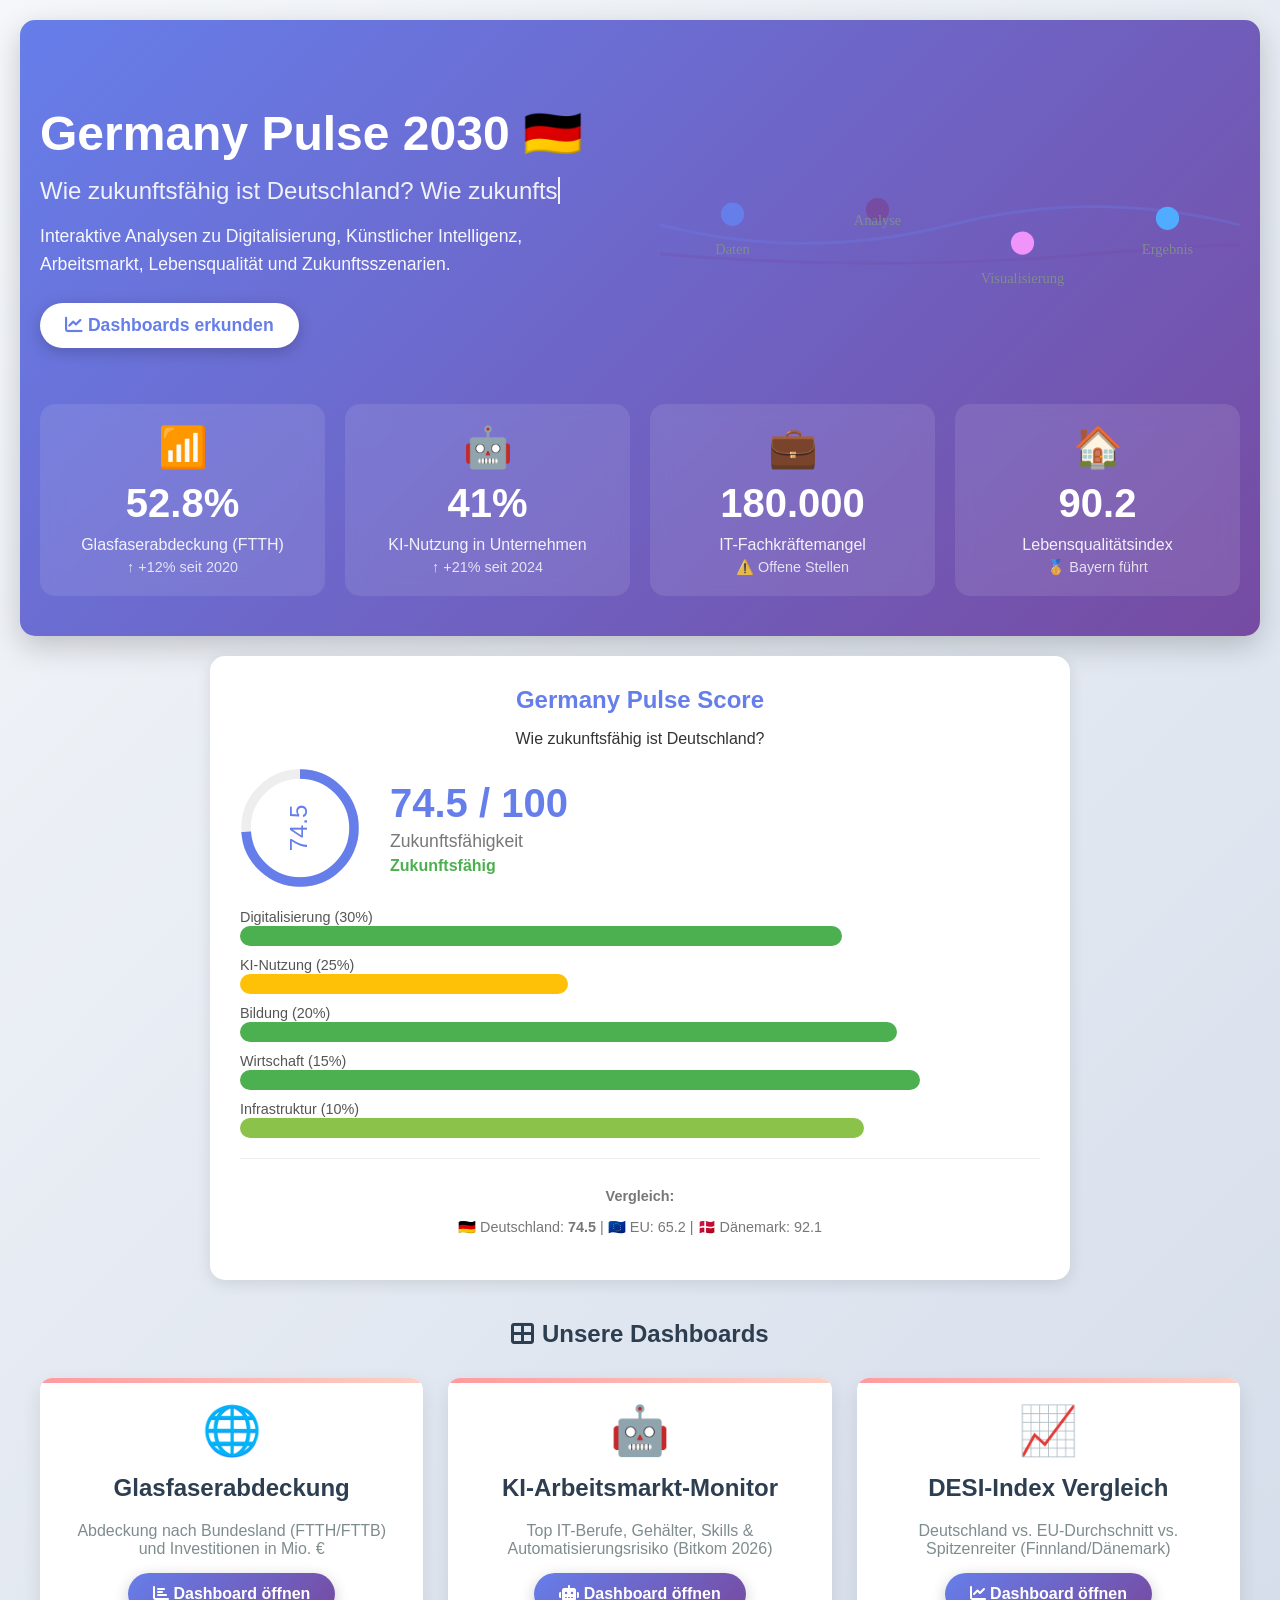
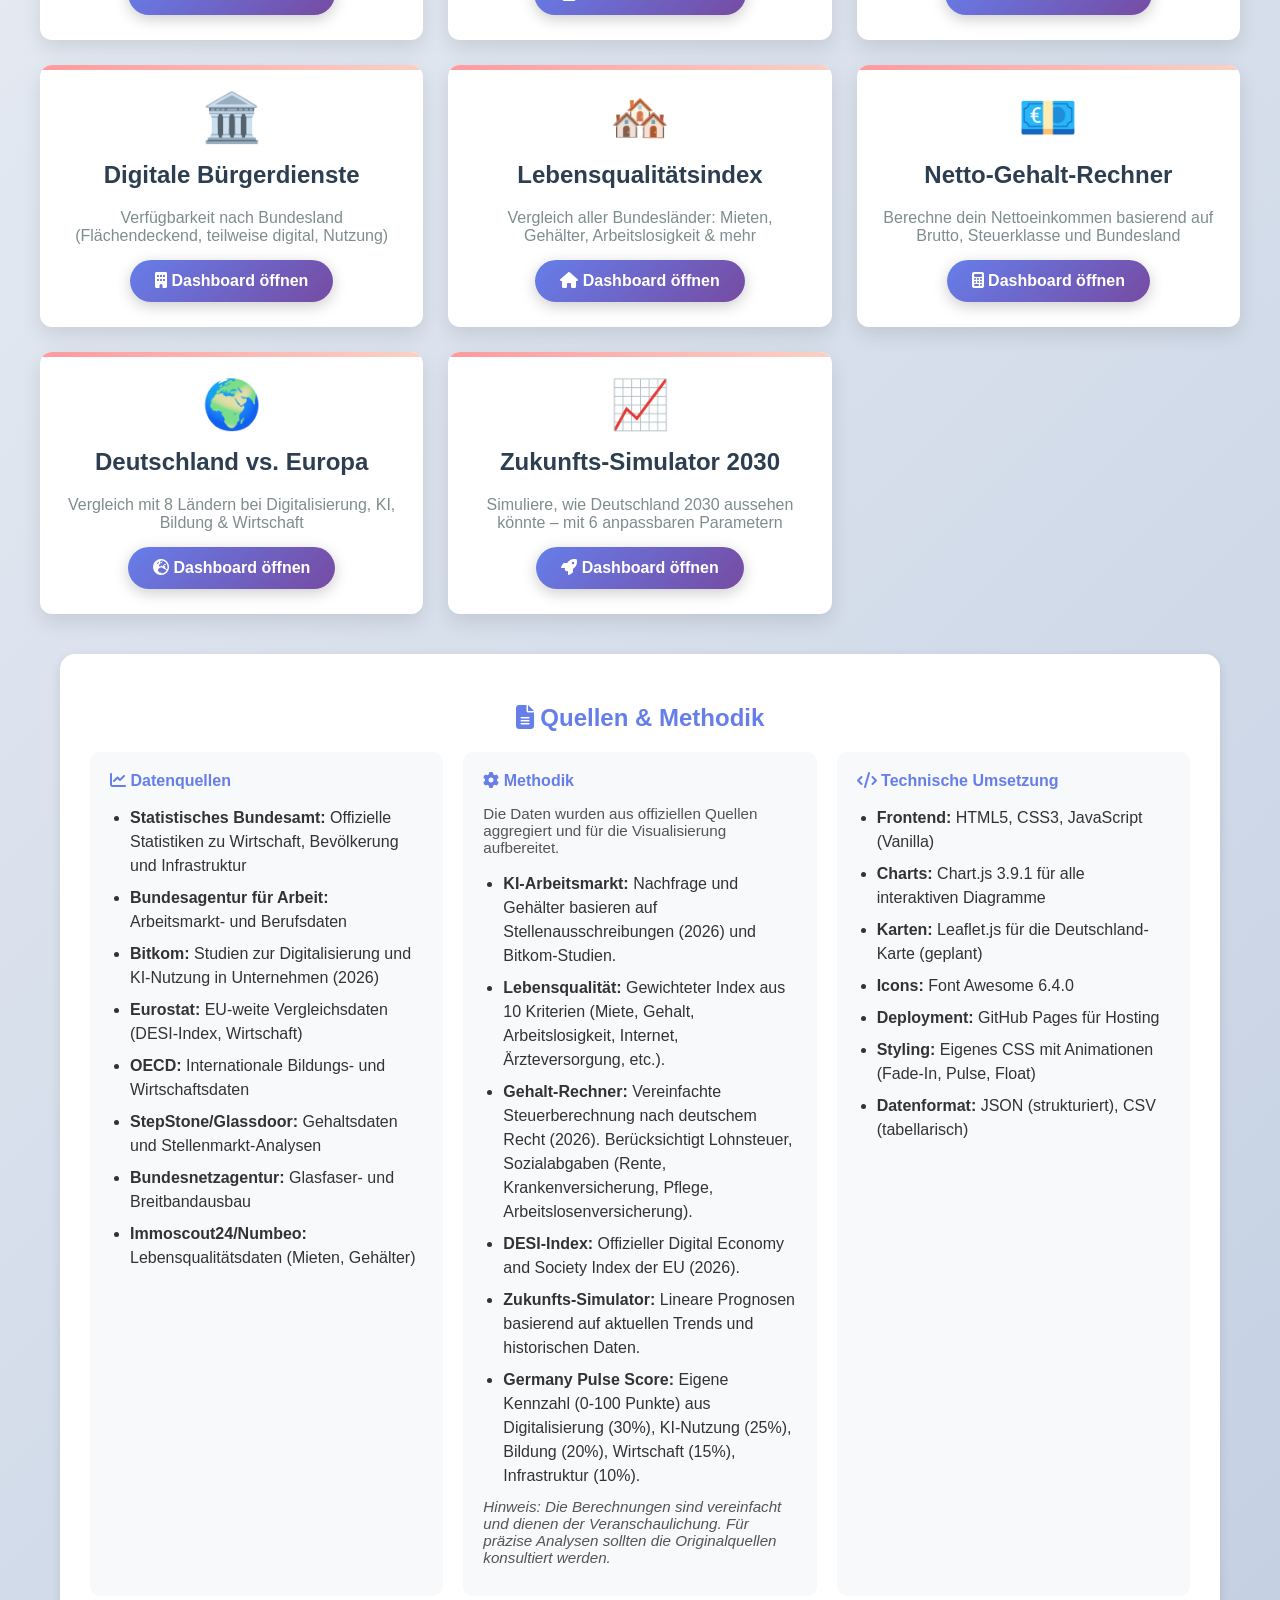
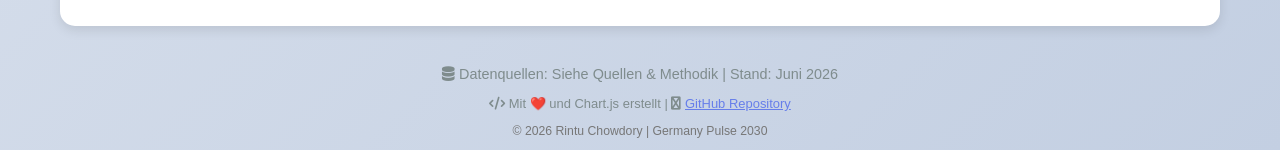
<file: index.html>
<!DOCTYPE html>
<html lang="de">
<head>
    <meta charset="UTF-8">
    <meta name="viewport" content="width=device-width, initial-scale=1.0">
    <title>Germany Pulse 2030 🇩🇪 | Wie zukunftsfähig ist Deutschland?</title>
    <link rel="stylesheet" href="dashboards/style.css">
    <link rel="stylesheet" href="https://cdnjs.cloudflare.com/ajax/libs/font-awesome/6.4.0/css/all.min.css">
    <script src="dashboards/script.js" defer></script>
</head>
<body>
    <!-- Hero Section -->
    <header class="hero">
        <div class="hero-content">
            <div class="hero-text">
                <h1>Germany Pulse 2030 🇩🇪</h1>
                <p class="hero-subtitle">
                    Wie zukunftsfähig ist Deutschland?
                    <span class="typing-text"></span>
                </p>
                <p class="hero-description">
                    Interaktive Analysen zu Digitalisierung, Künstlicher Intelligenz, Arbeitsmarkt,
                    Lebensqualität und Zukunftsszenarien.
                </p>
                <a href="#dashboards" class="cta-button">
                    <i class="fas fa-chart-line"></i> Dashboards erkunden
                </a>
            </div>
            <div class="hero-illustration">
                <object type="image/svg+xml" data="dashboards/data-flow.svg" style="width: 100%;"></object>
            </div>
        </div>
        
        <!-- Key Metrics Cards -->
        <div class="metrics-grid">
            <div class="metric-card">
                <div class="metric-icon">📶</div>
                <div class="metric-value">52.8%</div>
                <div class="metric-label">Glasfaserabdeckung (FTTH)</div>
                <div class="metric-trend">↑ +12% seit 2020</div>
            </div>
            <div class="metric-card">
                <div class="metric-icon">🤖</div>
                <div class="metric-value">41%</div>
                <div class="metric-label">KI-Nutzung in Unternehmen</div>
                <div class="metric-trend">↑ +21% seit 2024</div>
            </div>
            <div class="metric-card">
                <div class="metric-icon">💼</div>
                <div class="metric-value">180.000</div>
                <div class="metric-label">IT-Fachkräftemangel</div>
                <div class="metric-trend">⚠️ Offene Stellen</div>
            </div>
            <div class="metric-card">
                <div class="metric-icon">🏠</div>
                <div class="metric-value">90.2</div>
                <div class="metric-label">Lebensqualitätsindex</div>
                <div class="metric-trend">🥇 Bayern führt</div>
            </div>
        </div>
    </header>

    <!-- Germany Pulse Score -->
    <div class="container">
        <section class="pulse-score-card">
            <div class="pulse-score-header">
                <h2>Germany Pulse Score</h2>
                <p>Wie zukunftsfähig ist Deutschland?</p>
            </div>
            <div class="pulse-score-main">
                <div class="score-circle">
                    <svg viewBox="0 0 100 100" style="transform: rotate(-90deg);">
                        <circle cx="50" cy="50" r="45" stroke="#eee" stroke-width="8" fill="none" />
                        <circle cx="50" cy="50" r="45" stroke="#667eea" stroke-width="8" fill="none"
                                stroke-dasharray="283" stroke-dashoffset="74.5"
                                style="transition: stroke-dashoffset 1s ease-in-out;" />
                        <text x="50" y="50" text-anchor="middle" dy="0.3em" font-size="20" fill="#667eea">74.5</text>
                    </svg>
                </div>
                <div class="score-details">
                    <div class="score-value">74.5 / 100</div>
                    <div class="score-label">Zukunftsfähigkeit</div>
                    <div class="score-interpretation">Zukunftsfähig</div>
                </div>
            </div>
            <div class="pulse-score-breakdown">
                <div class="breakdown-item">
                    <span class="breakdown-label">Digitalisierung (30%)</span>
                    <div class="breakdown-bar" style="width: 75.2%; background: #4CAF50;"></div>
                </div>
                <div class="breakdown-item">
                    <span class="breakdown-label">KI-Nutzung (25%)</span>
                    <div class="breakdown-bar" style="width: 41%; background: #FFC107;"></div>
                </div>
                <div class="breakdown-item">
                    <span class="breakdown-label">Bildung (20%)</span>
                    <div class="breakdown-bar" style="width: 82.1%; background: #4CAF50;"></div>
                </div>
                <div class="breakdown-item">
                    <span class="breakdown-label">Wirtschaft (15%)</span>
                    <div class="breakdown-bar" style="width: 85%; background: #4CAF50;"></div>
                </div>
                <div class="breakdown-item">
                    <span class="breakdown-label">Infrastruktur (10%)</span>
                    <div class="breakdown-bar" style="width: 78%; background: #8BC34A;"></div>
                </div>
            </div>
            <div class="pulse-score-comparison">
                <p><strong>Vergleich:</strong></p>
                <p>🇩🇪 Deutschland: <strong>74.5</strong> | 🇪🇺 EU: 65.2 | 🇩🇰 Dänemark: 92.1</p>
            </div>
        </section>

        <!-- Dashboards Grid -->
        <section id="dashboards" style="margin-top: 40px;">
            <h2 style="text-align: center; color: #2c3e50; margin-bottom: 30px;">
                <i class="fas fa-th-large"></i> Unsere Dashboards
            </h2>
            <div class="dashboard-grid">
                <div class="dashboard-card">
                    <div class="icon">🌐</div>
                    <h2>Glasfaserabdeckung</h2>
                    <p>Abdeckung nach Bundesland (FTTH/FTTB) und Investitionen in Mio. €</p>
                    <a href="dashboards/glasfaser_karte.html">
                        <i class="fas fa-chart-bar"></i> Dashboard öffnen
                    </a>
                </div>
                
                <div class="dashboard-card">
                    <div class="icon">🤖</div>
                    <h2>KI-Arbeitsmarkt-Monitor</h2>
                    <p>Top IT-Berufe, Gehälter, Skills & Automatisierungsrisiko (Bitkom 2026)</p>
                    <a href="dashboards/ki_arbeitsmarkt.html">
                        <i class="fas fa-robot"></i> Dashboard öffnen
                    </a>
                </div>
                
                <div class="dashboard-card">
                    <div class="icon">📈</div>
                    <h2>DESI-Index Vergleich</h2>
                    <p>Deutschland vs. EU-Durchschnitt vs. Spitzenreiter (Finnland/Dänemark)</p>
                    <a href="dashboards/desi_index.html">
                        <i class="fas fa-chart-line"></i> Dashboard öffnen
                    </a>
                </div>
                
                <div class="dashboard-card">
                    <div class="icon">🏛️</div>
                    <h2>Digitale Bürgerdienste</h2>
                    <p>Verfügbarkeit nach Bundesland (Flächendeckend, teilweise digital, Nutzung)</p>
                    <a href="dashboards/digitale_buergerdienste.html">
                        <i class="fas fa-building"></i> Dashboard öffnen
                    </a>
                </div>
                
                <div class="dashboard-card">
                    <div class="icon">🏘️</div>
                    <h2>Lebensqualitätsindex</h2>
                    <p>Vergleich aller Bundesländer: Mieten, Gehälter, Arbeitslosigkeit & mehr</p>
                    <a href="dashboards/lebensqualitaet.html">
                        <i class="fas fa-home"></i> Dashboard öffnen
                    </a>
                </div>
                
                <div class="dashboard-card">
                    <div class="icon">💶</div>
                    <h2>Netto-Gehalt-Rechner</h2>
                    <p>Berechne dein Nettoeinkommen basierend auf Brutto, Steuerklasse und Bundesland</p>
                    <a href="dashboards/gehalt_rechner.html">
                        <i class="fas fa-calculator"></i> Dashboard öffnen
                    </a>
                </div>
                
                <div class="dashboard-card">
                    <div class="icon">🌍</div>
                    <h2>Deutschland vs. Europa</h2>
                    <p>Vergleich mit 8 Ländern bei Digitalisierung, KI, Bildung & Wirtschaft</p>
                    <a href="dashboards/eu_vergleich.html">
                        <i class="fas fa-globe-europe"></i> Dashboard öffnen
                    </a>
                </div>
                
                <div class="dashboard-card">
                    <div class="icon">📈</div>
                    <h2>Zukunfts-Simulator 2030</h2>
                    <p>Simuliere, wie Deutschland 2030 aussehen könnte – mit 6 anpassbaren Parametern</p>
                    <a href="dashboards/zukunfts_simulator.html">
                        <i class="fas fa-rocket"></i> Dashboard öffnen
                    </a>
                </div>
            </div>
        </section>

        <!-- Quellen & Methodik -->
        <section class="sources-section">
            <h2><i class="fas fa-file-alt"></i> Quellen & Methodik</h2>
            <div class="sources-grid">
                <div class="source-card">
                    <h4><i class="fas fa-chart-line"></i> Datenquellen</h4>
                    <ul>
                        <li><strong>Statistisches Bundesamt:</strong> Offizielle Statistiken zu Wirtschaft, Bevölkerung und Infrastruktur</li>
                        <li><strong>Bundesagentur für Arbeit:</strong> Arbeitsmarkt- und Berufsdaten</li>
                        <li><strong>Bitkom:</strong> Studien zur Digitalisierung und KI-Nutzung in Unternehmen (2026)</li>
                        <li><strong>Eurostat:</strong> EU-weite Vergleichsdaten (DESI-Index, Wirtschaft)</li>
                        <li><strong>OECD:</strong> Internationale Bildungs- und Wirtschaftsdaten</li>
                        <li><strong>StepStone/Glassdoor:</strong> Gehaltsdaten und Stellenmarkt-Analysen</li>
                        <li><strong>Bundesnetzagentur:</strong> Glasfaser- und Breitbandausbau</li>
                        <li><strong>Immoscout24/Numbeo:</strong> Lebensqualitätsdaten (Mieten, Gehälter)</li>
                    </ul>
                </div>
                <div class="source-card">
                    <h4><i class="fas fa-cog"></i> Methodik</h4>
                    <p>Die Daten wurden aus offiziellen Quellen aggregiert und für die Visualisierung aufbereitet.</p>
                    <ul>
                        <li><strong>KI-Arbeitsmarkt:</strong> Nachfrage und Gehälter basieren auf Stellenausschreibungen (2026) und Bitkom-Studien.</li>
                        <li><strong>Lebensqualität:</strong> Gewichteter Index aus 10 Kriterien (Miete, Gehalt, Arbeitslosigkeit, Internet, Ärzteversorgung, etc.).</li>
                        <li><strong>Gehalt-Rechner:</strong> Vereinfachte Steuerberechnung nach deutschem Recht (2026). Berücksichtigt Lohnsteuer, Sozialabgaben (Rente, Krankenversicherung, Pflege, Arbeitslosenversicherung).</li>
                        <li><strong>DESI-Index:</strong> Offizieller Digital Economy and Society Index der EU (2026).</li>
                        <li><strong>Zukunfts-Simulator:</strong> Lineare Prognosen basierend auf aktuellen Trends und historischen Daten.</li>
                        <li><strong>Germany Pulse Score:</strong> Eigene Kennzahl (0-100 Punkte) aus Digitalisierung (30%), KI-Nutzung (25%), Bildung (20%), Wirtschaft (15%), Infrastruktur (10%).</li>
                    </ul>
                    <p><em>Hinweis: Die Berechnungen sind vereinfacht und dienen der Veranschaulichung. Für präzise Analysen sollten die Originalquellen konsultiert werden.</em></p>
                </div>
                <div class="source-card">
                    <h4><i class="fas fa-code"></i> Technische Umsetzung</h4>
                    <ul>
                        <li><strong>Frontend:</strong> HTML5, CSS3, JavaScript (Vanilla)</li>
                        <li><strong>Charts:</strong> Chart.js 3.9.1 für alle interaktiven Diagramme</li>
                        <li><strong>Karten:</strong> Leaflet.js für die Deutschland-Karte (geplant)</li>
                        <li><strong>Icons:</strong> Font Awesome 6.4.0</li>
                        <li><strong>Deployment:</strong> GitHub Pages für Hosting</li>
                        <li><strong>Styling:</strong> Eigenes CSS mit Animationen (Fade-In, Pulse, Float)</li>
                        <li><strong>Datenformat:</strong> JSON (strukturiert), CSV (tabellarisch)</li>
                    </ul>
                </div>
            </div>
        </section>

        <footer>
            <p><i class="fas fa-database"></i> Datenquellen: Siehe Quellen & Methodik | Stand: Juni 2026</p>
            <p style="margin-top: 10px; font-size: 0.9em;">
                <i class="fas fa-code"></i> Mit ❤️ und Chart.js erstellt | 
                <i class="fas fa-github"></i> <a href="https://github.com/rintuchowdory/deutschland-digital-projekt" style="color: #667eea;">GitHub Repository</a>
            </p>
            <p style="margin-top: 10px; font-size: 0.85em; color: #777;">
                © 2026 Rintu Chowdory | Germany Pulse 2030
            </p>
        </footer>
    </div>

    <!-- Typing Animation Script -->
    <script>
        // Typing Animation für Hero-Subtitle
        const typingText = document.querySelector('.typing-text');
        const phrases = [
            " Wie zukunftsfähig ist Deutschland?",
            " Digitalisierung analysieren.",
            " KI-Potenziale entdecken.",
            " Lebensqualität vergleichen.",
            " Zukunftsszenarien simulieren."
        ];
        let phraseIndex = 0;
        let charIndex = 0;
        let isDeleting = false;
        
        function type() {
            const currentPhrase = phrases[phraseIndex];
            if (isDeleting) {
                typingText.textContent = currentPhrase.substring(0, charIndex - 1);
                charIndex--;
            } else {
                typingText.textContent = currentPhrase.substring(0, charIndex + 1);
                charIndex++;
            }
            
            if (!isDeleting && charIndex === currentPhrase.length) {
                isDeleting = true;
                setTimeout(type, 2000);
            } else if (isDeleting && charIndex === 0) {
                isDeleting = false;
                phraseIndex = (phraseIndex + 1) % phrases.length;
                setTimeout(type, 500);
            } else {
                setTimeout(type, isDeleting ? 50 : 100);
            }
        }
        
        // Typing Animation starten
        document.addEventListener('DOMContentLoaded', function() {
            setTimeout(type, 1000);
        });
    </script>
</body>
</html>
</file>
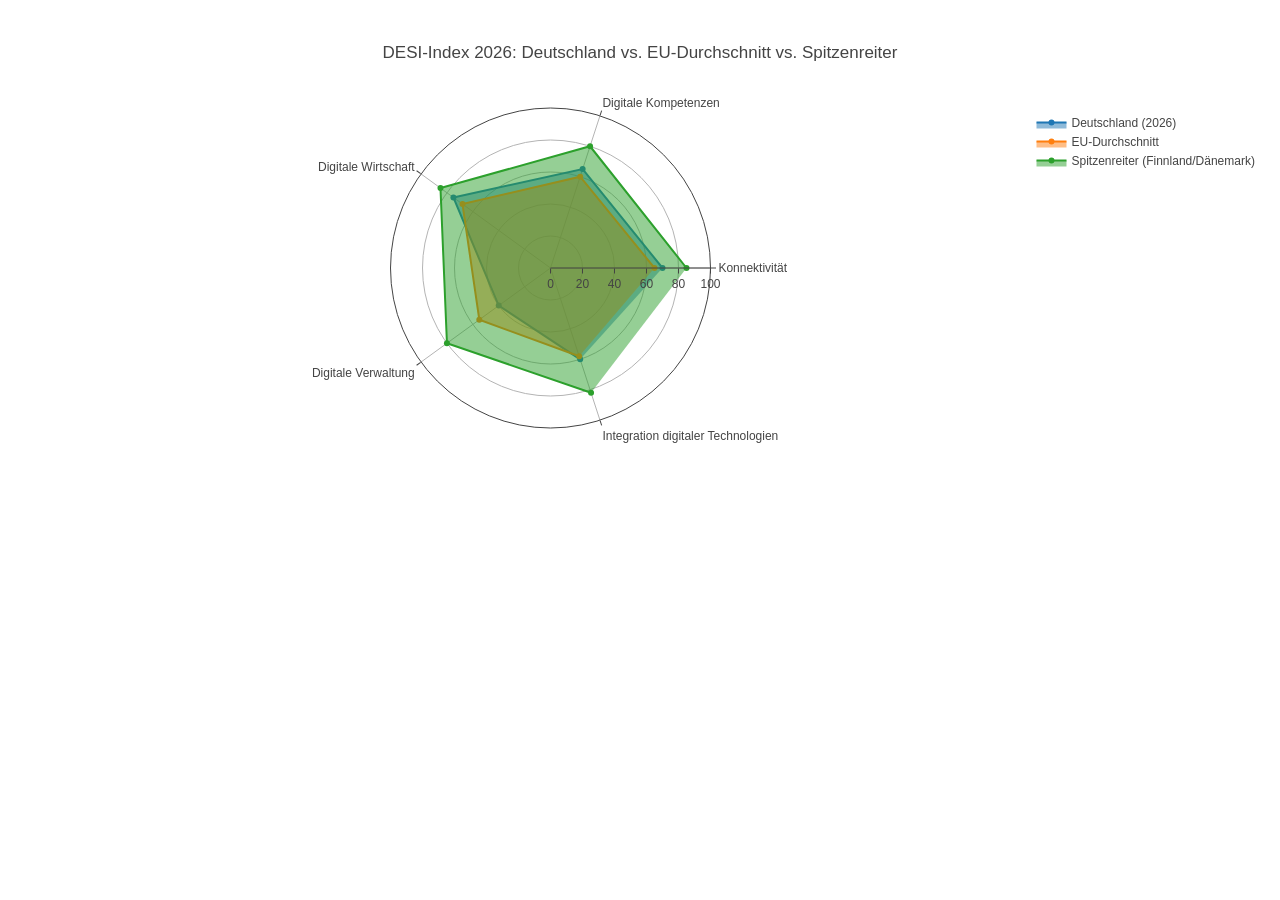
<file: dashboards/desi_index.html>
<!DOCTYPE html>
<html>
<head>
    <meta charset="utf-8">
    <title>DESI-Index 2026</title>
    <script src="https://cdn.plot.ly/plotly-latest.min.js"></script>
</head>
<body>
    <div id="desiChart" style="width:100%;height:500px;"></div>
    <script>
        var data = [
            {
                type: 'scatterpolar',
                r: [70, 65, 75, 40, 60],
                theta: ["Konnektivität", "Digitale Kompetenzen", "Digitale Wirtschaft", "Digitale Verwaltung", "Integration digitaler Technologien"],
                fill: 'toself',
                name: 'Deutschland (2026)'
            },
            {
                type: 'scatterpolar',
                r: [65, 60, 68, 55, 58],
                theta: ["Konnektivität", "Digitale Kompetenzen", "Digitale Wirtschaft", "Digitale Verwaltung", "Integration digitaler Technologien"],
                fill: 'toself',
                name: 'EU-Durchschnitt'
            },
            {
                type: 'scatterpolar',
                r: [85, 80, 85, 80, 82],
                theta: ["Konnektivität", "Digitale Kompetenzen", "Digitale Wirtschaft", "Digitale Verwaltung", "Integration digitaler Technologien"],
                fill: 'toself',
                name: 'Spitzenreiter (Finnland/Dänemark)'
            }
        ];
        var layout = {
            polar: {
                radialaxis: {
                    visible: true,
                    range: [0, 100]
                }
            },
            showlegend: true,
            title: 'DESI-Index 2026: Deutschland vs. EU-Durchschnitt vs. Spitzenreiter',
            height: 500
        };
        Plotly.newPlot('desiChart', data, layout);
    </script>
</body>
</html>
</file>
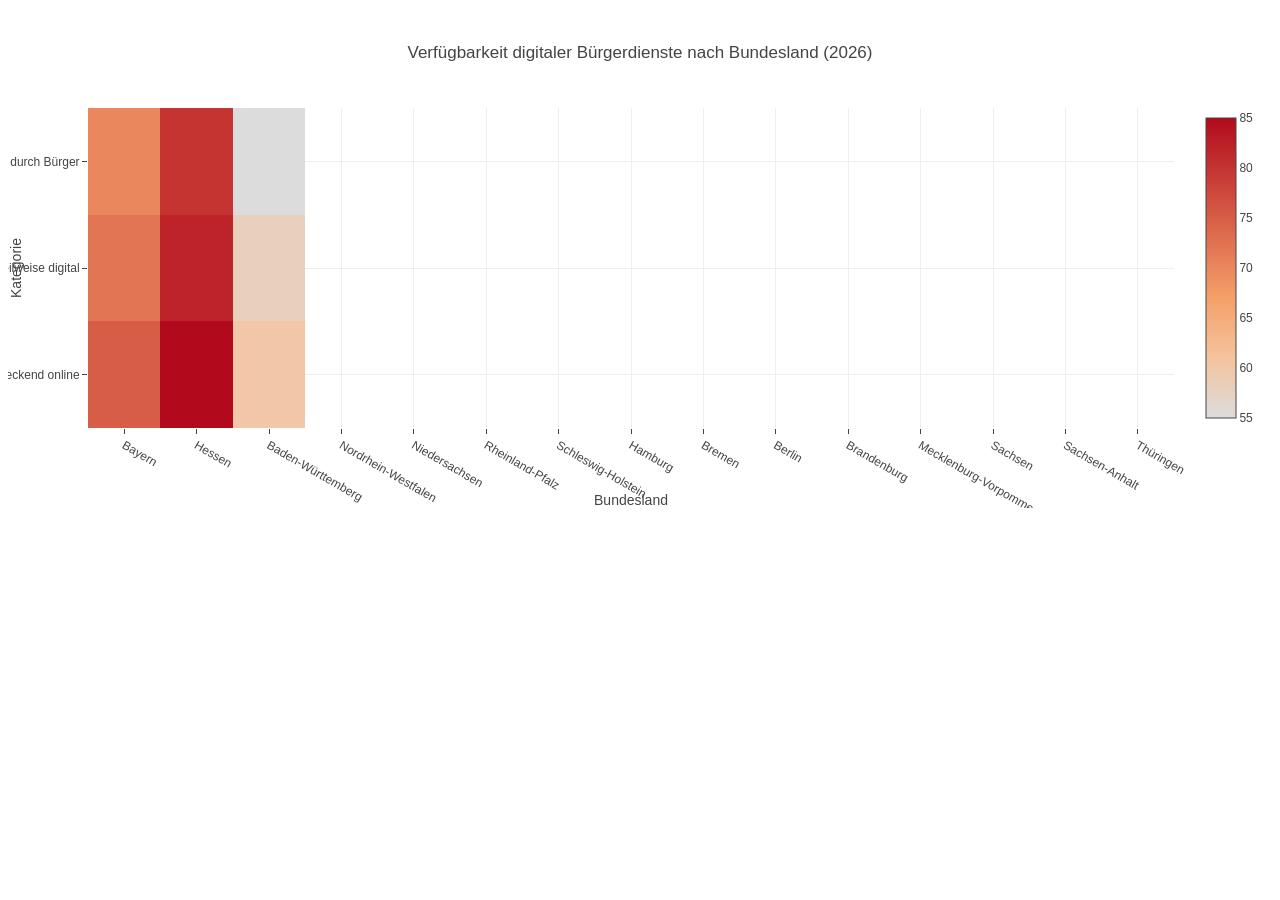
<file: dashboards/digitale_buergerdienste.html>
<!DOCTYPE html>
<html>
<head>
    <meta charset="utf-8">
    <title>Digitale Bürgerdienste 2026</title>
    <script src="https://cdn.plot.ly/plotly-latest.min.js"></script>
</head>
<body>
    <div id="buergerChart" style="width:100%;height:500px;"></div>
    <script>
        var data = [{
            z: [
                [75, 85, 60],
                [72, 82, 58],
                [70, 80, 55],
                [65, 75, 50],
                [60, 70, 45],
                [58, 68, 42],
                [55, 65, 40],
                [50, 60, 38],
                [48, 58, 35],
                [45, 55, 30],
                [40, 50, 28],
                [38, 48, 25],
                [35, 45, 22],
                [30, 40, 20],
                [28, 38, 18]
            ],
            x: ["Bayern", "Hessen", "Baden-Württemberg", "Nordrhein-Westfalen", "Niedersachsen", "Rheinland-Pfalz", "Schleswig-Holstein", "Hamburg", "Bremen", "Berlin", "Brandenburg", "Mecklenburg-Vorpommern", "Sachsen", "Sachsen-Anhalt", "Thüringen"],
            y: ["Flächendeckend online", "Teilweise digital", "Nutzung durch Bürger"],
            type: 'heatmap',
            colorscale: 'RdYlGn',
            hovertemplate: '<b>%{x}</b><br>%{y}: %{z}%<extra></extra>'
        }];
        var layout = {
            title: 'Verfügbarkeit digitaler Bürgerdienste nach Bundesland (2026)',
            xaxis: { title: 'Bundesland' },
            yaxis: { title: 'Kategorie' },
            height: 500
        };
        Plotly.newPlot('buergerChart', data, layout);
    </script>
</body>
</html>
</file>
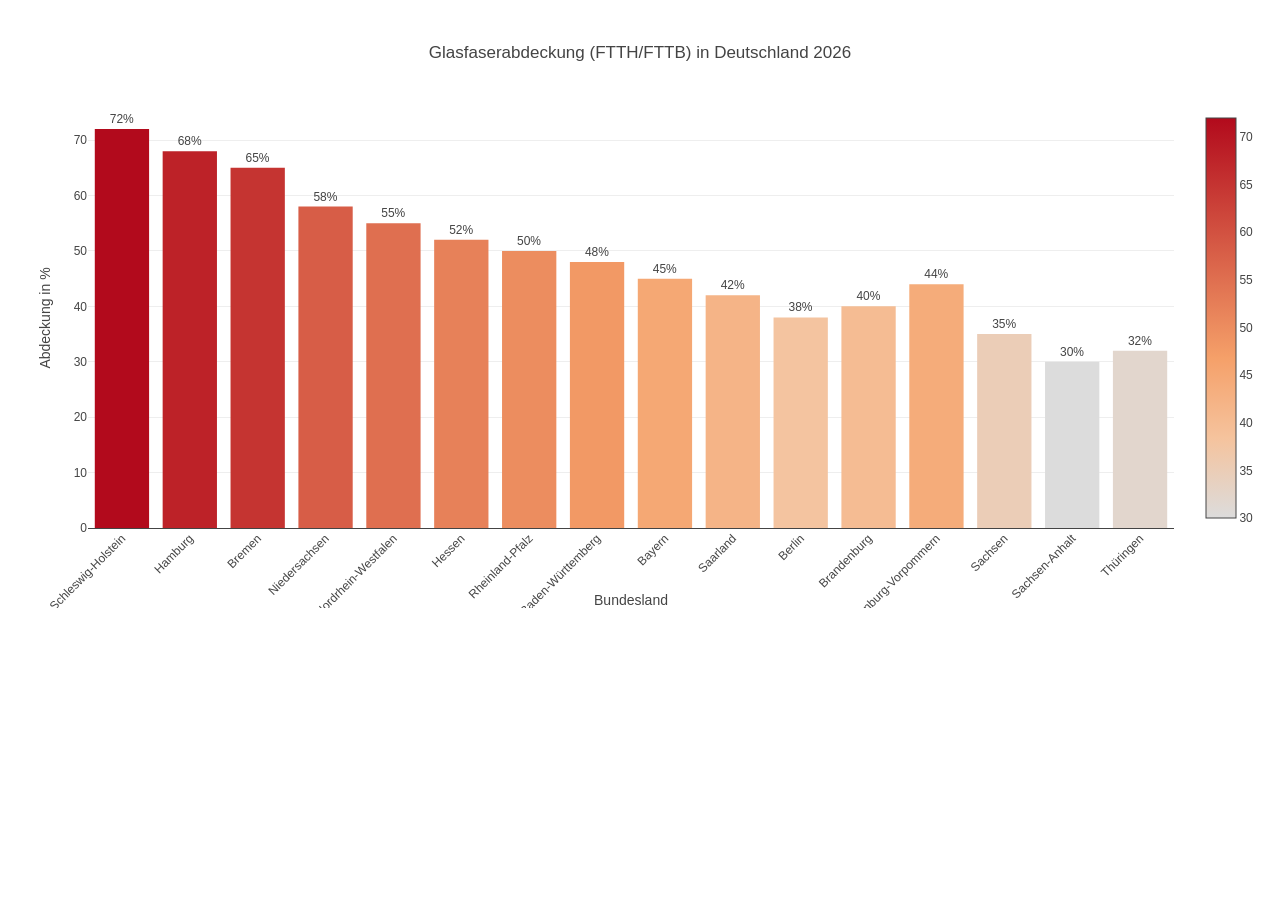
<file: dashboards/glasfaser_karte.html>
<!DOCTYPE html>
<html>
<head>
    <meta charset="utf-8">
    <title>Glasfaserabdeckung Deutschland 2026</title>
    <script src="https://cdn.plot.ly/plotly-latest.min.js"></script>
</head>
<body>
    <div id="glasfaserChart" style="width:100%;height:600px;"></div>
    <script>
        var data = [{
            x: ["Schleswig-Holstein", "Hamburg", "Bremen", "Niedersachsen", "Nordrhein-Westfalen", "Hessen", "Rheinland-Pfalz", "Baden-Württemberg", "Bayern", "Saarland", "Berlin", "Brandenburg", "Mecklenburg-Vorpommern", "Sachsen", "Sachsen-Anhalt", "Thüringen"],
            y: [72, 68, 65, 58, 55, 52, 50, 48, 45, 42, 38, 40, 44, 35, 30, 32],
            type: 'bar',
            marker: {
                color: [72, 68, 65, 58, 55, 52, 50, 48, 45, 42, 38, 40, 44, 35, 30, 32],
                colorscale: 'Plasma',
                showscale: true
            },
            text: [72, 68, 65, 58, 55, 52, 50, 48, 45, 42, 38, 40, 44, 35, 30, 32],
            texttemplate: '%{text}%',
            textposition: 'outside',
            hovertemplate: '<b>%{x}</b><br>Abdeckung 2026: %{y}%<br>Abdeckung 2025: %{customdata[0]}%<br>Investitionen: %{customdata[1]} Mio. €<extra></extra>',
            customdata: [
                [60, 55, 50, 45, 40, 38, 35, 32, 30, 28, 25, 28, 30, 22, 18, 20],
                [1200, 950, 300, 2500, 3800, 1800, 1200, 2200, 3000, 200, 1500, 800, 500, 1000, 600, 400]
            ]
        }];
        var layout = {
            title: 'Glasfaserabdeckung (FTTH/FTTB) in Deutschland 2026',
            xaxis: { title: 'Bundesland', tickangle: -45 },
            yaxis: { title: 'Abdeckung in %' },
            height: 600
        };
        Plotly.newPlot('glasfaserChart', data, layout);
    </script>
</body>
</html>
</file>
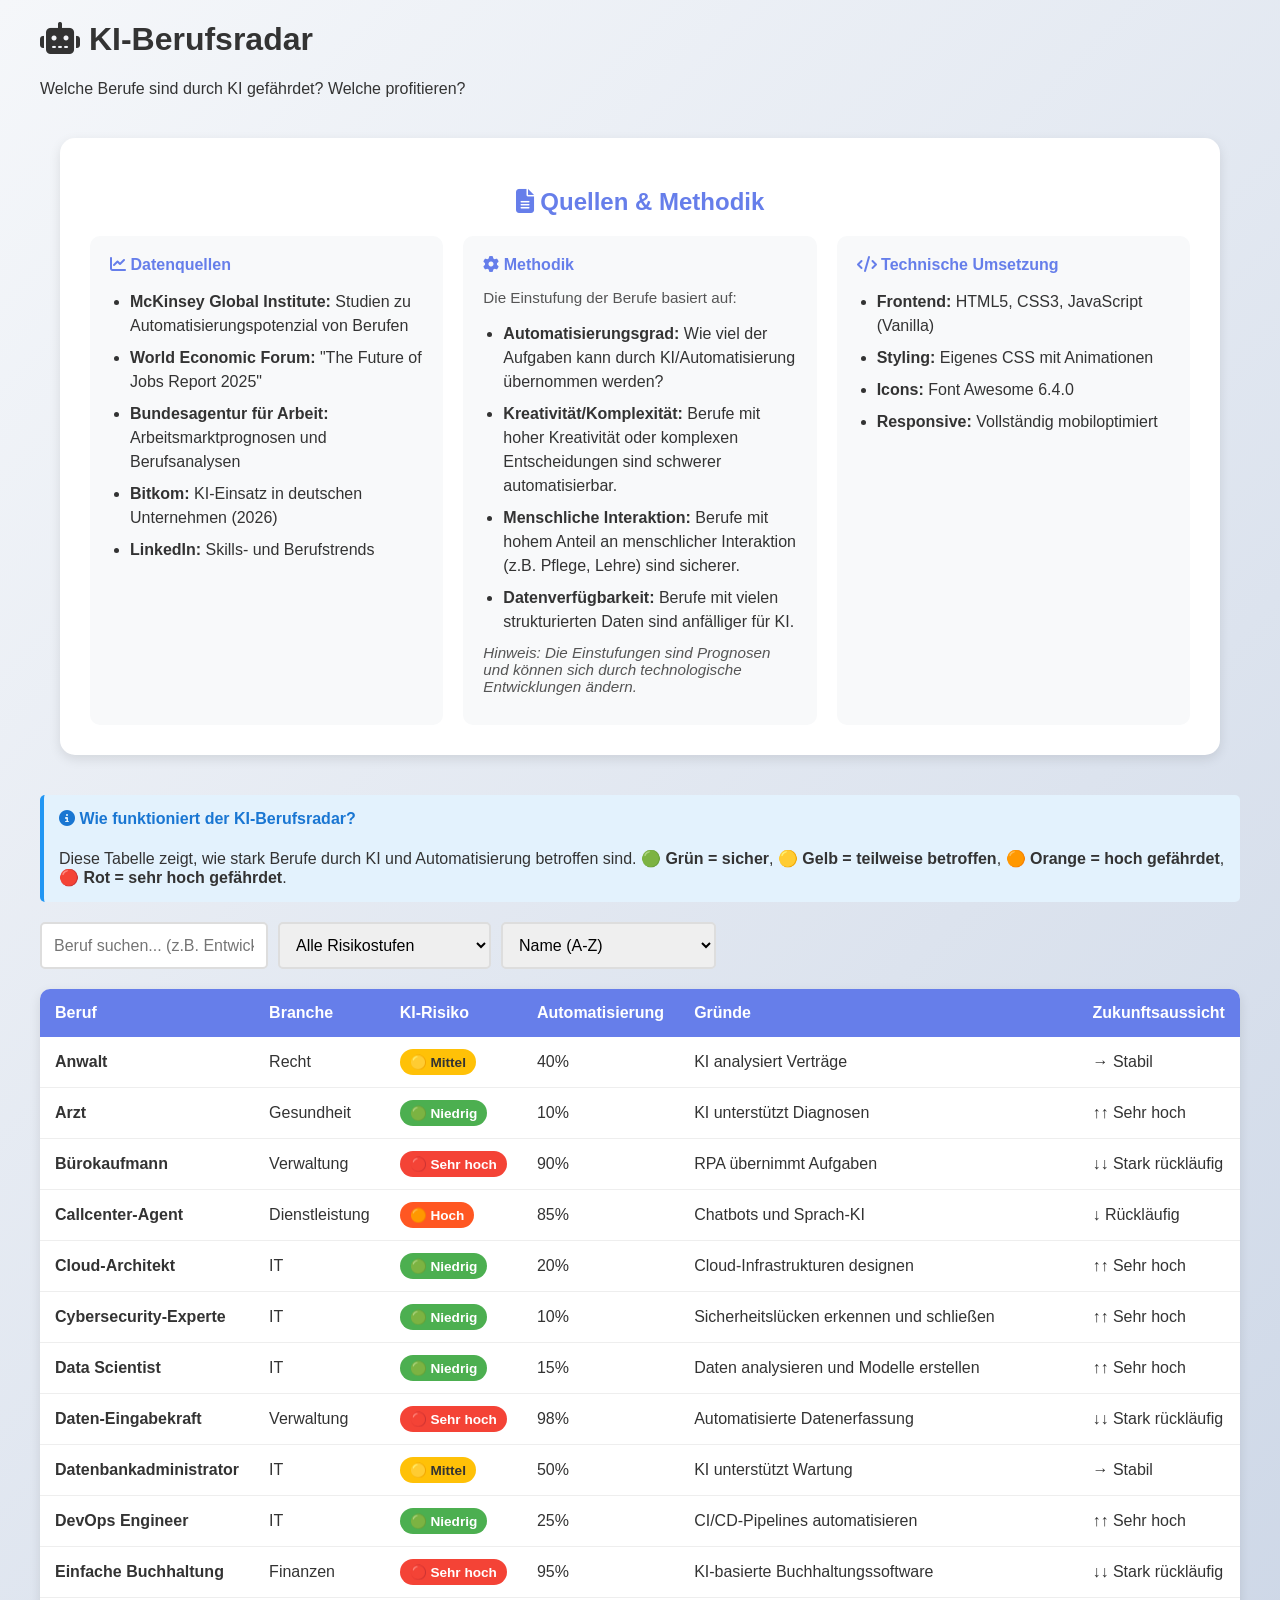
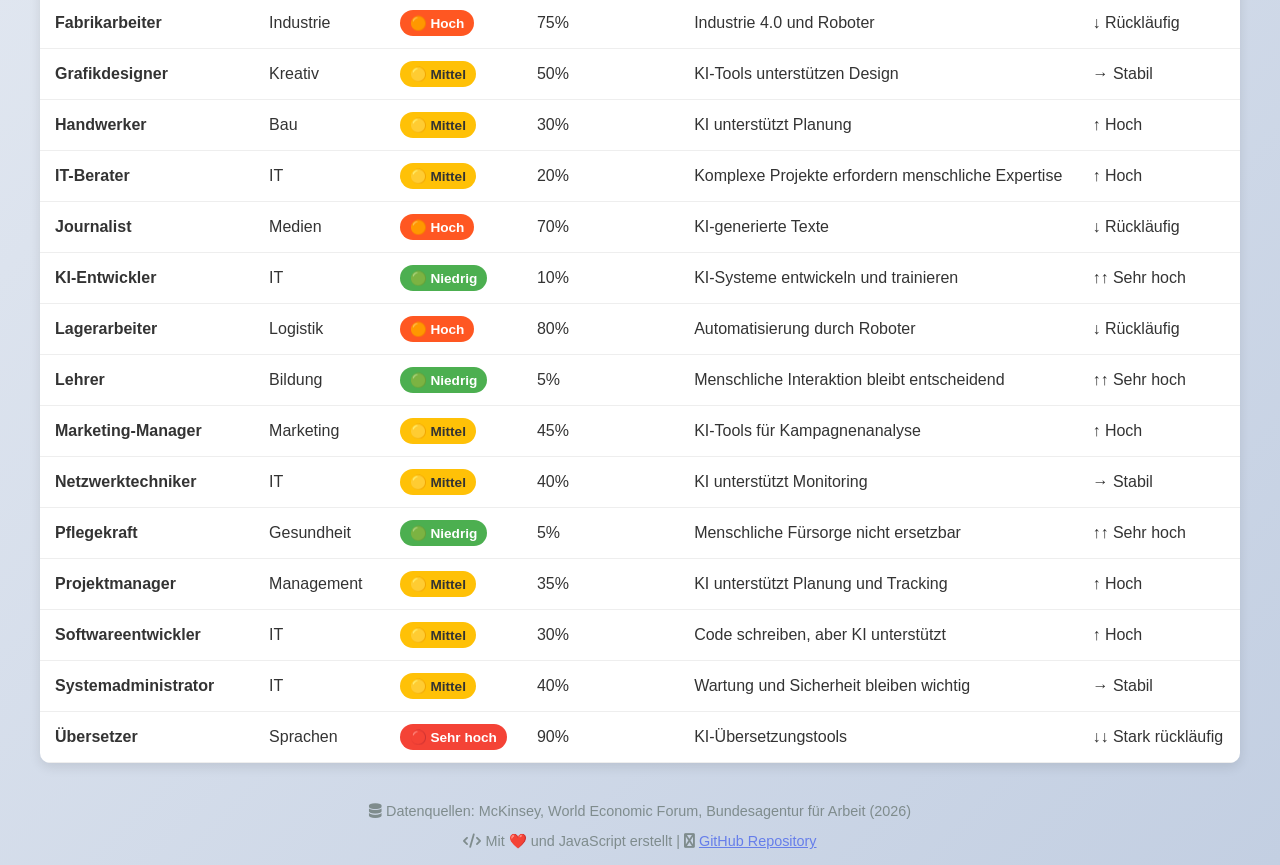
<file: dashboards/ki_berufsradar.html>
<!DOCTYPE html>
<html lang="de">
<head>
    <meta charset="UTF-8">
    <meta name="viewport" content="width=device-width, initial-scale=1.0">
    <title>🤖 KI-Berufsradar | Germany Pulse 2030</title>
    <link rel="stylesheet" href="style.css">
    <link rel="stylesheet" href="https://cdnjs.cloudflare.com/ajax/libs/font-awesome/6.4.0/css/all.min.css">
</head>
<body>
    <div class="container">
        <header>
            <h1><i class="fas fa-robot"></i> KI-Berufsradar</h1>
            <p class="subtitle">Welche Berufe sind durch KI gefährdet? Welche profitieren?</p>
        </header>

        <!-- Quellen & Methodik -->
        <section class="sources-section">
            <h2><i class="fas fa-file-alt"></i> Quellen & Methodik</h2>
            <div class="sources-grid">
                <div class="source-card">
                    <h4><i class="fas fa-chart-line"></i> Datenquellen</h4>
                    <ul>
                        <li><strong>McKinsey Global Institute:</strong> Studien zu Automatisierungspotenzial von Berufen</li>
                        <li><strong>World Economic Forum:</strong> "The Future of Jobs Report 2025"</li>
                        <li><strong>Bundesagentur für Arbeit:</strong> Arbeitsmarktprognosen und Berufsanalysen</li>
                        <li><strong>Bitkom:</strong> KI-Einsatz in deutschen Unternehmen (2026)</li>
                        <li><strong>LinkedIn:</strong> Skills- und Berufstrends</li>
                    </ul>
                </div>
                <div class="source-card">
                    <h4><i class="fas fa-cog"></i> Methodik</h4>
                    <p>Die Einstufung der Berufe basiert auf:</p>
                    <ul>
                        <li><strong>Automatisierungsgrad:</strong> Wie viel der Aufgaben kann durch KI/Automatisierung übernommen werden?</li>
                        <li><strong>Kreativität/Komplexität:</strong> Berufe mit hoher Kreativität oder komplexen Entscheidungen sind schwerer automatisierbar.</li>
                        <li><strong>Menschliche Interaktion:</strong> Berufe mit hohem Anteil an menschlicher Interaktion (z.B. Pflege, Lehre) sind sicherer.</li>
                        <li><strong>Datenverfügbarkeit:</strong> Berufe mit vielen strukturierten Daten sind anfälliger für KI.</li>
                    </ul>
                    <p><em>Hinweis: Die Einstufungen sind Prognosen und können sich durch technologische Entwicklungen ändern.</em></p>
                </div>
                <div class="source-card">
                    <h4><i class="fas fa-code"></i> Technische Umsetzung</h4>
                    <ul>
                        <li><strong>Frontend:</strong> HTML5, CSS3, JavaScript (Vanilla)</li>
                        <li><strong>Styling:</strong> Eigenes CSS mit Animationen</li>
                        <li><strong>Icons:</strong> Font Awesome 6.4.0</li>
                        <li><strong>Responsive:</strong> Vollständig mobiloptimiert</li>
                    </ul>
                </div>
            </div>
        </section>

        <div class="info-box" style="margin: 20px 0; background: #e3f2fd; border-left: 4px solid #2196F3; padding: 15px; border-radius: 5px;">
            <h4 style="margin-top: 0; color: #1976D2;"><i class="fas fa-info-circle"></i> Wie funktioniert der KI-Berufsradar?</h4>
            <p style="margin: 0;">
                Diese Tabelle zeigt, wie stark Berufe durch KI und Automatisierung betroffen sind.
                <strong>🟢 Grün = sicher</strong>, <strong>🟡 Gelb = teilweise betroffen</strong>,
                <strong>🟠 Orange = hoch gefährdet</strong>, <strong>🔴 Rot = sehr hoch gefährdet</strong>.
            </p>
        </div>

        <div class="search-container">
            <input type="text" id="searchInput" placeholder="Beruf suchen... (z.B. Entwickler, Buchhalter)">
            <select id="riskFilter">
                <option value="alle">Alle Risikostufen</option>
                <option value="niedrig">Niedriges Risiko (🟢)</option>
                <option value="mittel">Mittleres Risiko (🟡)</option>
                <option value="hoch">Hohes Risiko (🟠)</option>
                <option value="sehr hoch">Sehr hohes Risiko (🔴)</option>
            </select>
            <select id="sortBy">
                <option value="name-asc">Name (A-Z)</option>
                <option value="name-desc">Name (Z-A)</option>
                <option value="risk-asc">Risiko (niedrig → hoch)</option>
                <option value="risk-desc">Risiko (hoch → niedrig)</option>
                <option value="automation">Automatisierungsgrad</option>
            </select>
        </div>

        <table class="berufs-table">
            <thead>
                <tr>
                    <th>Beruf</th>
                    <th>Branche</th>
                    <th>KI-Risiko</th>
                    <th>Automatisierung</th>
                    <th>Gründe</th>
                    <th>Zukunftsaussicht</th>
                </tr>
            </thead>
            <tbody id="berufsTableBody">
                <!-- Wird per JavaScript gefüllt -->
            </tbody>
        </table>

        <footer>
            <p><i class="fas fa-database"></i> Datenquellen: McKinsey, World Economic Forum, Bundesagentur für Arbeit (2026)</p>
            <p style="margin-top: 10px;">
                <i class="fas fa-code"></i> Mit ❤️ und JavaScript erstellt | 
                <i class="fas fa-github"></i> <a href="https://github.com/rintuchowdory/deutschland-digital-projekt" style="color: #667eea;">GitHub Repository</a>
            </p>
        </footer>
    </div>

    <script>
        // Berufsdaten
        const berufe = [
            { name: "KI-Entwickler", branche: "IT", risk: "niedrig", automation: 10, gruende: "KI-Systeme entwickeln und trainieren", zukunft: "↑↑ Sehr hoch" },
            { name: "Data Scientist", branche: "IT", risk: "niedrig", automation: 15, gruende: "Daten analysieren und Modelle erstellen", zukunft: "↑↑ Sehr hoch" },
            { name: "Cloud-Architekt", branche: "IT", risk: "niedrig", automation: 20, gruende: "Cloud-Infrastrukturen designen", zukunft: "↑↑ Sehr hoch" },
            { name: "DevOps Engineer", branche: "IT", risk: "niedrig", automation: 25, gruende: "CI/CD-Pipelines automatisieren", zukunft: "↑↑ Sehr hoch" },
            { name: "Cybersecurity-Experte", branche: "IT", risk: "niedrig", automation: 10, gruende: "Sicherheitslücken erkennen und schließen", zukunft: "↑↑ Sehr hoch" },
            { name: "Softwareentwickler", branche: "IT", risk: "mittel", automation: 30, gruende: "Code schreiben, aber KI unterstützt", zukunft: "↑ Hoch" },
            { name: "IT-Berater", branche: "IT", risk: "mittel", automation: 20, gruende: "Komplexe Projekte erfordern menschliche Expertise", zukunft: "↑ Hoch" },
            { name: "Systemadministrator", branche: "IT", risk: "mittel", automation: 40, gruende: "Wartung und Sicherheit bleiben wichtig", zukunft: "→ Stabil" },
            { name: "Bürokaufmann", branche: "Verwaltung", risk: "sehr hoch", automation: 90, gruende: "RPA übernimmt Aufgaben", zukunft: "↓↓ Stark rückläufig" },
            { name: "Einfache Buchhaltung", branche: "Finanzen", risk: "sehr hoch", automation: 95, gruende: "KI-basierte Buchhaltungssoftware", zukunft: "↓↓ Stark rückläufig" },
            { name: "Callcenter-Agent", branche: "Dienstleistung", risk: "hoch", automation: 85, gruende: "Chatbots und Sprach-KI", zukunft: "↓ Rückläufig" },
            { name: "Daten-Eingabekraft", branche: "Verwaltung", risk: "sehr hoch", automation: 98, gruende: "Automatisierte Datenerfassung", zukunft: "↓↓ Stark rückläufig" },
            { name: "Lagerarbeiter", branche: "Logistik", risk: "hoch", automation: 80, gruende: "Automatisierung durch Roboter", zukunft: "↓ Rückläufig" },
            { name: "Fabrikarbeiter", branche: "Industrie", risk: "hoch", automation: 75, gruende: "Industrie 4.0 und Roboter", zukunft: "↓ Rückläufig" },
            { name: "Übersetzer", branche: "Sprachen", risk: "sehr hoch", automation: 90, gruende: "KI-Übersetzungstools", zukunft: "↓↓ Stark rückläufig" },
            { name: "Journalist", branche: "Medien", risk: "hoch", automation: 70, gruende: "KI-generierte Texte", zukunft: "↓ Rückläufig" },
            { name: "Grafikdesigner", branche: "Kreativ", risk: "mittel", automation: 50, gruende: "KI-Tools unterstützen Design", zukunft: "→ Stabil" },
            { name: "Lehrer", branche: "Bildung", risk: "niedrig", automation: 5, gruende: "Menschliche Interaktion bleibt entscheidend", zukunft: "↑↑ Sehr hoch" },
            { name: "Pflegekraft", branche: "Gesundheit", risk: "niedrig", automation: 5, gruende: "Menschliche Fürsorge nicht ersetzbar", zukunft: "↑↑ Sehr hoch" },
            { name: "Arzt", branche: "Gesundheit", risk: "niedrig", automation: 10, gruende: "KI unterstützt Diagnosen", zukunft: "↑↑ Sehr hoch" },
            { name: "Handwerker", branche: "Bau", risk: "mittel", automation: 30, gruende: "KI unterstützt Planung", zukunft: "↑ Hoch" },
            { name: "Anwalt", branche: "Recht", risk: "mittel", automation: 40, gruende: "KI analysiert Verträge", zukunft: "→ Stabil" },
            { name: "Projektmanager", branche: "Management", risk: "mittel", automation: 35, gruende: "KI unterstützt Planung und Tracking", zukunft: "↑ Hoch" },
            { name: "Marketing-Manager", branche: "Marketing", risk: "mittel", automation: 45, gruende: "KI-Tools für Kampagnenanalyse", zukunft: "↑ Hoch" },
            { name: "Datenbankadministrator", branche: "IT", risk: "mittel", automation: 50, gruende: "KI unterstützt Wartung", zukunft: "→ Stabil" },
            { name: "Netzwerktechniker", branche: "IT", risk: "mittel", automation: 40, gruende: "KI unterstützt Monitoring", zukunft: "→ Stabil" }
        ];

        // Risiko-Klassen
        const riskClasses = {
            "niedrig": "risk-low",
            "mittel": "risk-medium", 
            "hoch": "risk-high",
            "sehr hoch": "risk-very-high"
        };

        const riskLabels = {
            "niedrig": "🟢 Niedrig",
            "mittel": "🟡 Mittel",
            "hoch": "🟠 Hoch",
            "sehr hoch": "🔴 Sehr hoch"
        };

        const riskColors = {
            "niedrig": "#4CAF50",
            "mittel": "#FFC107",
            "hoch": "#FF5722",
            "sehr hoch": "#F44336"
        };

        // Tabelle füllen
        function renderTable(data) {
            const tbody = document.getElementById('berufsTableBody');
            tbody.innerHTML = '';

            data.forEach(beruf => {
                const row = document.createElement('tr');

                // Highlight bei Suchtreffer
                const searchTerm = document.getElementById('searchInput').value.toLowerCase();
                if (searchTerm && (
                    beruf.name.toLowerCase().includes(searchTerm) ||
                    beruf.branche.toLowerCase().includes(searchTerm) ||
                    beruf.gruende.toLowerCase().includes(searchTerm)
                )) {
                    row.classList.add('highlight');
                }

                row.innerHTML = `
                    <td><strong>${beruf.name}</strong></td>
                    <td>${beruf.branche}</td>
                    <td><span class="risk-badge ${riskClasses[beruf.risk]}" style="background-color: ${riskColors[beruf.risk]};">${riskLabels[beruf.risk]}</span></td>
                    <td>${beruf.automation}%</td>
                    <td>${beruf.gruende}</td>
                    <td>${beruf.zukunft}</td>
                `;
                tbody.appendChild(row);
            });
        }

        // Filter und Sortierung
        function filterAndSort() {
            const searchTerm = document.getElementById('searchInput').value.toLowerCase();
            const riskFilter = document.getElementById('riskFilter').value;
            const sortBy = document.getElementById('sortBy').value;

            let filtered = berufe.filter(beruf => {
                // Suche
                const matchesSearch = !searchTerm ||
                    beruf.name.toLowerCase().includes(searchTerm) ||
                    beruf.branche.toLowerCase().includes(searchTerm) ||
                    beruf.gruende.toLowerCase().includes(searchTerm);

                // Risiko-Filter
                const matchesRisk = riskFilter === 'alle' || beruf.risk === riskFilter;

                return matchesSearch && matchesRisk;
            });

            // Sortierung
            if (sortBy === 'name-asc') {
                filtered.sort((a, b) => a.name.localeCompare(b.name));
            } else if (sortBy === 'name-desc') {
                filtered.sort((a, b) => b.name.localeCompare(a.name));
            } else if (sortBy === 'risk-asc') {
                const riskOrder = { "niedrig": 1, "mittel": 2, "hoch": 3, "sehr hoch": 4 };
                filtered.sort((a, b) => riskOrder[a.risk] - riskOrder[b.risk]);
            } else if (sortBy === 'risk-desc') {
                const riskOrder = { "niedrig": 1, "mittel": 2, "hoch": 3, "sehr hoch": 4 };
                filtered.sort((a, b) => riskOrder[b.risk] - riskOrder[a.risk]);
            } else if (sortBy === 'automation') {
                filtered.sort((a, b) => b.automation - a.automation);
            }

            renderTable(filtered);
        }

        // Event Listener
        document.getElementById('searchInput').addEventListener('input', filterAndSort);
        document.getElementById('riskFilter').addEventListener('change', filterAndSort);
        document.getElementById('sortBy').addEventListener('change', filterAndSort);

        // Initial rendern
        filterAndSort();
    </script>
</body>
</html>
</file>
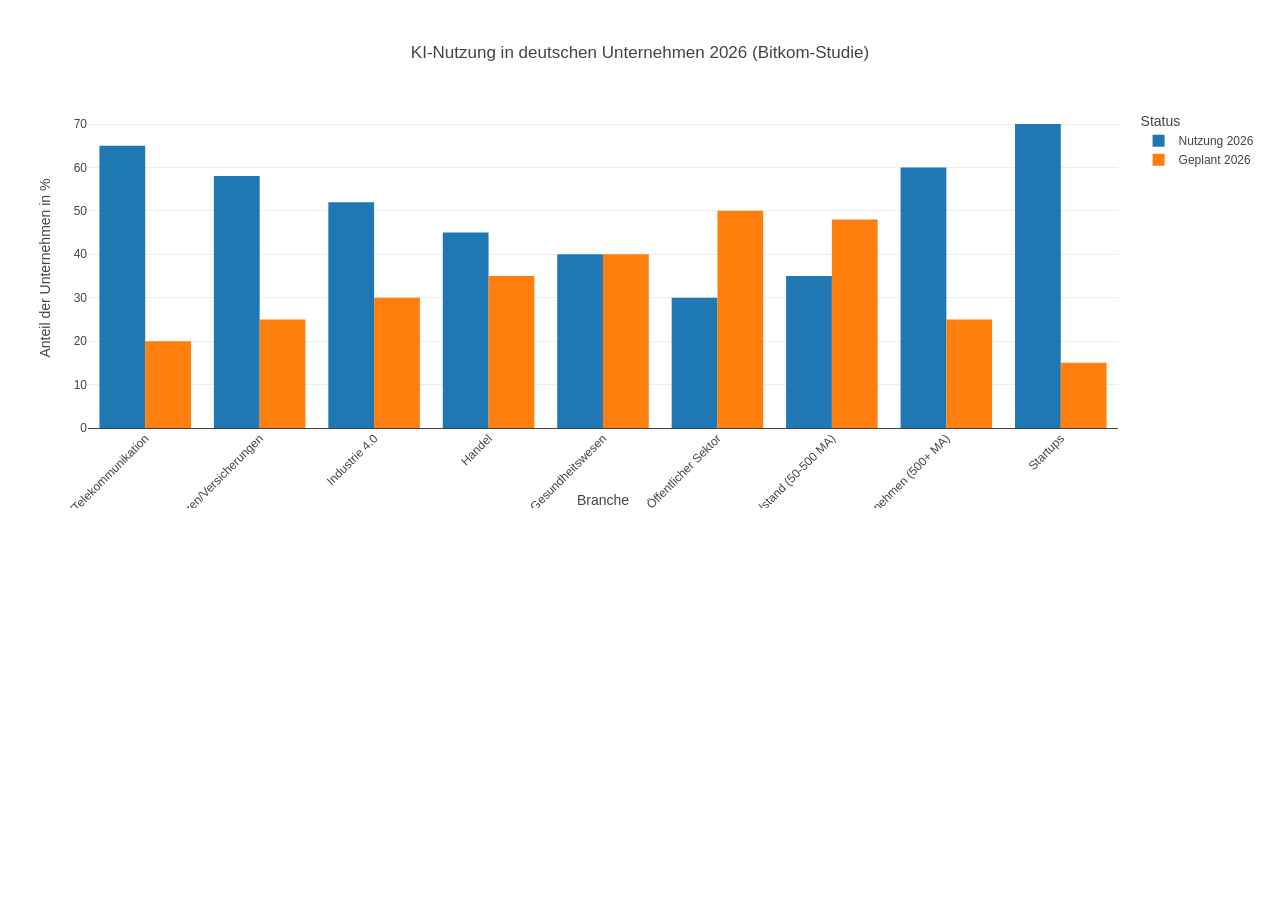
<file: dashboards/ki_nutzung.html>
<!DOCTYPE html>
<html>
<head>
    <meta charset="utf-8">
    <title>KI-Nutzung in Unternehmen 2026</title>
    <script src="https://cdn.plot.ly/plotly-latest.min.js"></script>
</head>
<body>
    <div id="kiChart" style="width:100%;height:500px;"></div>
    <script>
        var data = [
            {
                x: ["IT/Telekommunikation", "Finanzen/Versicherungen", "Industrie 4.0", "Handel", "Gesundheitswesen", "Öffentlicher Sektor", "Mittelstand (50-500 MA)", "Großunternehmen (500+ MA)", "Startups"],
                y: [65, 58, 52, 45, 40, 30, 35, 60, 70],
                name: 'Nutzung 2026',
                type: 'bar',
                marker: { color: '#1f77b4' },
                hovertemplate: '<b>%{x}</b><br>Nutzung: %{y}%<br>Anwendung: %{customdata}<extra></extra>',
                customdata: [
                    "Chatbots, Code-Generierung",
                    "Betrugserkennung, Risikoanalyse",
                    "Predictive Maintenance, Qualitätskontrolle",
                    "Personalisierung, Lagerverwaltung",
                    "Diagnoseunterstützung, Patientenmanagement",
                    "Dokumentenanalyse, Bürgerdienste",
                    "Prozessautomatisierung, Kundenservice",
                    "Skalierung, Datenanalyse",
                    "Produktentwicklung, MVP-Tests"
                ]
            },
            {
                x: ["IT/Telekommunikation", "Finanzen/Versicherungen", "Industrie 4.0", "Handel", "Gesundheitswesen", "Öffentlicher Sektor", "Mittelstand (50-500 MA)", "Großunternehmen (500+ MA)", "Startups"],
                y: [20, 25, 30, 35, 40, 50, 48, 25, 15],
                name: 'Geplant 2026',
                type: 'bar',
                marker: { color: '#ff7f0e' },
                hovertemplate: '<b>%{x}</b><br>Geplant: %{y}%<extra></extra>'
            }
        ];
        var layout = {
            title: 'KI-Nutzung in deutschen Unternehmen 2026 (Bitkom-Studie)',
            xaxis: { title: 'Branche', tickangle: -45 },
            yaxis: { title: 'Anteil der Unternehmen in %' },
            barmode: 'group',
            height: 500,
            legend: { title: { text: 'Status' } }
        };
        Plotly.newPlot('kiChart', data, layout);
    </script>
</body>
</html>
</file>
<file: dashboards/style.css>
/* ============================================
   Germany Pulse 2030 - Global Styles
   ============================================ */

/* Animations */
@keyframes fadeIn {
    from { opacity: 0; transform: translateY(20px); }
    to { opacity: 1; transform: translateY(0); }
}

@keyframes fadeInUp {
    from { opacity: 0; transform: translateY(20px); }
    to { opacity: 1; transform: translateY(0); }
}

@keyframes fadeInDown {
    from { opacity: 0; transform: translateY(-20px); }
    to { opacity: 1; transform: translateY(0); }
}

@keyframes pulse {
    0% { transform: scale(1); }
    50% { transform: scale(1.05); }
    100% { transform: scale(1); }
}

@keyframes float {
    0% { transform: translateY(0px); }
    50% { transform: translateY(-10px); }
    100% { transform: translateY(0px); }
}

@keyframes blink {
    0%, 100% { border-color: transparent; }
    50% { border-color: white; }
}

@keyframes spin {
    0% { transform: rotate(0deg); }
    100% { transform: rotate(360deg); }
}

/* ============================================
   Chart.js Fixes - Prevents "Canvas exceeds max size"
   ============================================ */
.chart-container {
    position: relative;
    height: 500px;
    width: 100%;
    margin: 20px 0;
    overflow: hidden;
}

.chart-container canvas {
    max-width: 100% !important;
    max-height: 500px !important;
}

/* Responsive Chart Sizes */
@media (max-width: 1200px) {
    .chart-container {
        height: 450px;
    }
}

@media (max-width: 768px) {
    .chart-container {
        height: 400px;
    }
}

@media (max-width: 480px) {
    .chart-container {
        height: 350px;
    }
}

/* ============================================
   General Styling
   ============================================ */
body {
    font-family: 'Segoe UI', Tahoma, Geneva, Verdana, sans-serif;
    margin: 0;
    padding: 0;
    background: linear-gradient(135deg, #f5f7fa 0%, #c3cfe2 100%);
    color: #333;
    overflow-x: hidden;
}

.container {
    max-width: 1200px;
    margin: 0 auto;
    padding: 0 20px;
}

/* ============================================
   Hero Section
   ============================================ */
.hero {
    background: linear-gradient(135deg, #667eea 0%, #764ba2 100%);
    color: white;
    padding: 60px 20px 40px;
    border-radius: 15px;
    margin: 20px;
    box-shadow: 0 10px 30px rgba(0,0,0,0.2);
    animation: fadeIn 1s ease-out;
}

.hero-content {
    display: grid;
    grid-template-columns: 1fr 1fr;
    gap: 40px;
    align-items: center;
    max-width: 1200px;
    margin: 0 auto;
}

.hero-text h1 {
    font-size: 3em;
    margin: 0 0 15px;
    animation: fadeInDown 1s ease-out;
}

.hero-subtitle {
    font-size: 1.5em;
    margin: 0 0 10px;
    opacity: 0.9;
    animation: fadeIn 1.5s ease-out;
}

.hero-description {
    font-size: 1.1em;
    line-height: 1.6;
    margin-bottom: 25px;
    opacity: 0.95;
    animation: fadeIn 2s ease-out;
}

.cta-button {
    display: inline-block;
    background: white;
    color: #667eea;
    padding: 12px 25px;
    border-radius: 30px;
    text-decoration: none;
    font-weight: bold;
    font-size: 1.1em;
    transition: all 0.3s;
    box-shadow: 0 4px 15px rgba(0,0,0,0.2);
    animation: fadeIn 2.5s ease-out;
}

.cta-button:hover {
    transform: translateY(-3px);
    box-shadow: 0 6px 20px rgba(0,0,0,0.3);
    background: #f0f0f0;
}

/* Typing Animation */
.typing-text {
    border-right: 2px solid white;
    animation: blink 0.7s infinite;
}

/* ============================================
   Metrics Grid
   ============================================ */
.metrics-grid {
    display: grid;
    grid-template-columns: repeat(auto-fit, minmax(250px, 1fr));
    gap: 20px;
    margin-top: 30px;
}

.metric-card {
    background: rgba(255,255,255,0.1);
    backdrop-filter: blur(10px);
    padding: 20px;
    border-radius: 15px;
    text-align: center;
    transition: transform 0.3s, background 0.3s;
    animation: fadeInUp 1s ease-out;
    animation-fill-mode: both;
}

.metric-card:hover {
    transform: translateY(-5px);
    background: rgba(255,255,255,0.2);
}

.metric-icon {
    font-size: 2.5em;
    margin-bottom: 10px;
}

.metric-value {
    font-size: 2.5em;
    font-weight: bold;
    margin: 10px 0;
}

.metric-label {
    font-size: 1em;
    opacity: 0.9;
    margin-bottom: 5px;
}

.metric-trend {
    font-size: 0.9em;
    opacity: 0.8;
}

/* ============================================
   Germany Pulse Score Card
   ============================================ */
.pulse-score-card {
    background: white;
    padding: 30px;
    border-radius: 15px;
    box-shadow: 0 4px 15px rgba(0,0,0,0.1);
    margin: 20px auto;
    max-width: 800px;
    animation: fadeIn 1.5s ease-out;
}

.pulse-score-header {
    text-align: center;
    margin-bottom: 20px;
}

.pulse-score-header h2 {
    color: #667eea;
    margin: 0 0 5px;
}

.pulse-score-main {
    display: flex;
    align-items: center;
    gap: 30px;
    margin-bottom: 20px;
}

.score-circle {
    width: 120px;
    height: 120px;
}

.score-circle svg {
    width: 100%;
    height: 100%;
}

.score-details {
    flex: 1;
}

.score-value {
    font-size: 2.5em;
    font-weight: bold;
    color: #667eea;
    margin: 0 0 5px;
}

.score-label {
    font-size: 1.1em;
    color: #777;
    margin: 0 0 5px;
}

.score-interpretation {
    font-size: 1em;
    color: #4CAF50;
    font-weight: bold;
}

.pulse-score-breakdown {
    margin: 20px 0;
}

.breakdown-item {
    margin: 10px 0;
}

.breakdown-label {
    display: inline-block;
    width: 180px;
    font-size: 0.9em;
    color: #555;
}

.breakdown-bar {
    height: 20px;
    border-radius: 10px;
    transition: width 0.5s ease-in-out;
}

.pulse-score-comparison {
    text-align: center;
    padding-top: 15px;
    border-top: 1px solid #eee;
    font-size: 0.9em;
    color: #777;
}

/* ============================================
   Dashboard Grid
   ============================================ */
.dashboard-grid {
    display: grid;
    grid-template-columns: repeat(auto-fit, minmax(300px, 1fr));
    gap: 25px;
    margin-top: 30px;
}

.dashboard-card {
    background: white;
    border-radius: 12px;
    padding: 25px;
    text-align: center;
    box-shadow: 0 8px 20px rgba(0, 0, 0, 0.1);
    transition: all 0.3s ease;
    animation: fadeIn 2.5s ease-out;
    border: none;
    position: relative;
    overflow: hidden;
}

.dashboard-card::before {
    content: '';
    position: absolute;
    top: 0;
    left: 0;
    width: 100%;
    height: 5px;
    background: linear-gradient(90deg, #ff9a9e 0%, #fad0c4 99%);
}

.dashboard-card:hover {
    transform: translateY(-10px) scale(1.02);
    box-shadow: 0 12px 25px rgba(0, 0, 0, 0.15);
    animation: pulse 1s ease-in-out;
}

.dashboard-card h2 {
    margin-top: 0;
    color: #2c3e50;
    font-size: 1.5em;
}

.dashboard-card p {
    color: #7f8c8d;
    margin: 15px 0;
    font-size: 1em;
}

.dashboard-card a {
    display: inline-block;
    background: linear-gradient(135deg, #667eea 0%, #764ba2 100%);
    color: white;
    padding: 12px 25px;
    text-decoration: none;
    border-radius: 30px;
    font-weight: bold;
    transition: all 0.3s ease;
    box-shadow: 0 4px 15px rgba(0, 0, 0, 0.2);
}

.dashboard-card a:hover {
    background: linear-gradient(135deg, #764ba2 0%, #667eea 100%);
    transform: translateY(-2px);
    box-shadow: 0 6px 20px rgba(0, 0, 0, 0.3);
}

.icon {
    font-size: 3em;
    margin-bottom: 15px;
    animation: float 3s ease-in-out infinite;
}

/* ============================================
   Sources Section
   ============================================ */
.sources-section {
    background: white;
    padding: 30px;
    border-radius: 15px;
    margin: 40px 20px;
    box-shadow: 0 4px 12px rgba(0,0,0,0.1);
    animation: fadeIn 3s ease-out;
}

.sources-section h2 {
    color: #667eea;
    margin-bottom: 20px;
    text-align: center;
}

.sources-grid {
    display: grid;
    grid-template-columns: repeat(auto-fit, minmax(300px, 1fr));
    gap: 20px;
}

.source-card {
    background: #f8f9fa;
    padding: 20px;
    border-radius: 10px;
}

.source-card h4 {
    color: #667eea;
    margin-top: 0;
    margin-bottom: 15px;
}

.source-card ul {
    margin-bottom: 0;
    padding-left: 20px;
}

.source-card li {
    margin-bottom: 8px;
    line-height: 1.5;
}

.source-card p {
    margin: 10px 0;
    color: #555;
    font-size: 0.95em;
}

/* ============================================
   Form Elements
   ============================================ */
.search-container {
    margin: 20px 0;
    display: flex;
    gap: 10px;
    flex-wrap: wrap;
}

#searchInput, select {
    padding: 12px;
    border: 2px solid #ddd;
    border-radius: 5px;
    font-size: 1em;
    transition: border-color 0.3s;
}

#searchInput:focus, select:focus {
    border-color: #667eea;
    outline: none;
}

/* ============================================
   Tables
   ============================================ */
.berufs-table {
    width: 100%;
    border-collapse: collapse;
    background: white;
    border-radius: 10px;
    overflow: hidden;
    box-shadow: 0 4px 12px rgba(0,0,0,0.1);
    margin: 20px 0;
}

.berufs-table th {
    background: #667eea;
    color: white;
    padding: 15px;
    text-align: left;
    font-weight: bold;
}

.berufs-table td {
    padding: 12px 15px;
    border-bottom: 1px solid #eee;
}

.berufs-table tr:hover {
    background: #f5f5f5;
}

.berufs-table tr.highlight {
    background: #fff3cd !important;
}

/* Risk Badges */
.risk-badge {
    display: inline-block;
    padding: 5px 10px;
    border-radius: 20px;
    font-size: 0.85em;
    font-weight: bold;
    text-align: center;
}

.risk-low {
    background: #4CAF50;
    color: white;
}

.risk-medium {
    background: #FFC107;
    color: #333;
}

.risk-high {
    background: #FF5722;
    color: white;
}

.risk-very-high {
    background: #F44336;
    color: white;
}

/* ============================================
   Info Box
   ============================================ */
.info-box {
    background: #e3f2fd;
    border-left: 4px solid #2196F3;
    padding: 15px;
    margin: 20px 0;
    border-radius: 5px;
}

.info-box h4 {
    margin-top: 0;
    color: #1976D2;
}

/* ============================================
   Slider Elements
   ============================================ */
.slider-container {
    margin: 25px 0;
}

.slider-label {
    display: flex;
    justify-content: space-between;
    margin-bottom: 10px;
    font-weight: bold;
}

.slider-value {
    font-weight: bold;
    color: #667eea;
}

input[type="range"] {
    width: 100%;
    height: 10px;
    -webkit-appearance: none;
    background: #ddd;
    border-radius: 5px;
    outline: none;
}

input[type="range"]::-webkit-slider-thumb {
    -webkit-appearance: none;
    appearance: none;
    width: 25px;
    height: 25px;
    background: #667eea;
    border-radius: 50%;
    cursor: pointer;
}

input[type="range"]::-moz-range-thumb {
    width: 25px;
    height: 25px;
    background: #667eea;
    border-radius: 50%;
    cursor: pointer;
    border: none;
}

/* ============================================
   Results Section
   ============================================ */
.results-container {
    background: linear-gradient(135deg, #e8eaf6 0%, #c5cae9 100%);
    margin: 30px 0;
    padding: 30px;
    border-radius: 10px;
    box-shadow: 0 4px 12px rgba(0,0,0,0.1);
}

.results-grid {
    display: grid;
    grid-template-columns: repeat(auto-fit, minmax(200px, 1fr));
    gap: 20px;
    margin-top: 20px;
}

.result-card {
    background: white;
    padding: 20px;
    border-radius: 8px;
    box-shadow: 0 2px 8px rgba(0,0,0,0.1);
    text-align: center;
}

.result-value {
    font-size: 2em;
    font-weight: bold;
    color: #667eea;
    margin: 10px 0;
}

.result-label {
    color: #777;
    font-size: 0.9em;
}

.result-change {
    font-size: 0.9em;
    margin-top: 5px;
}

.positive {
    color: #4CAF50;
}

.negative {
    color: #F44336;
}

/* ============================================
   Radar Chart Container
   ============================================ */
.radar-chart-container {
    height: 500px;
    width: 100%;
    margin: 20px 0;
}

/* ============================================
   Comparison Container
   ============================================ */
.comparison-container {
    display: grid;
    grid-template-columns: 1fr 1fr;
    gap: 20px;
    margin-top: 20px;
}

.comparison-card {
    background: #f5f5f5;
    padding: 15px;
    border-radius: 8px;
}

.comparison-title {
    font-weight: bold;
    color: #667eea;
    margin-bottom: 10px;
    text-align: center;
}

.comparison-grid {
    display: grid;
    grid-template-columns: 1fr 1fr;
    gap: 5px;
}

.comparison-item {
    display: flex;
    justify-content: space-between;
    padding: 5px;
    background: white;
    border-radius: 5px;
}

/* ============================================
   Footer
   ============================================ */
footer {
    text-align: center;
    margin-top: 40px;
    color: #7f8c8d;
    font-size: 0.9em;
    animation: fadeIn 3.5s ease-out;
}

/* ============================================
   Floating Animation Elements
   ============================================ */
.floating-element {
    position: fixed;
    bottom: 20px;
    right: 20px;
    z-index: 1000;
}

.floating-element div {
    width: 50px;
    height: 50px;
    background: #667eea;
    border-radius: 50%;
    display: flex;
    justify-content: center;
    align-items: center;
    box-shadow: 0 4px 15px rgba(0,0,0,0.3);
    animation: float 3s ease-in-out infinite;
}

.floating-element i {
    color: white;
}

/* ============================================
   Loading Animation
   ============================================ */
.loading {
    display: none;
    text-align: center;
    padding: 20px;
}

.spinner {
    border: 4px solid rgba(102, 126, 234, 0.2);
    border-radius: 50%;
    border-top: 4px solid #667eea;
    width: 40px;
    height: 40px;
    animation: spin 1s linear infinite;
    margin: 0 auto;
}

/* ============================================
   Responsive Design
   ============================================ */
@media (max-width: 768px) {
    .hero-content {
        grid-template-columns: 1fr;
        text-align: center;
    }
    
    .hero-text h1 {
        font-size: 2.2em;
    }
    
    .metrics-grid {
        grid-template-columns: repeat(2, 1fr);
    }
    
    .pulse-score-main {
        flex-direction: column;
        text-align: center;
    }
    
    .dashboard-grid {
        grid-template-columns: 1fr;
    }
    
    .sources-grid {
        grid-template-columns: 1fr;
    }
    
    .comparison-container {
        grid-template-columns: 1fr;
    }
    
    .search-container {
        flex-direction: column;
        gap: 10px;
    }
    
    .search-container select {
        width: 100%;
    }
    
    .breakdown-label {
        width: 140px;
        font-size: 0.8em;
    }
}

@media (max-width: 480px) {
    .metrics-grid {
        grid-template-columns: 1fr;
    }
    
    .hero-text h1 {
        font-size: 1.8em;
    }
    
    .hero-subtitle {
        font-size: 1.2em;
    }
    
    .results-grid {
        grid-template-columns: 1fr;
    }
}

/* ============================================
   Touch Optimizations
   ============================================ */
touch-action: manipulation;

input[type="range"]::-webkit-slider-thumb {
    width: 30px;
    height: 30px;
}

input[type="range"]::-moz-range-thumb {
    width: 30px;
    height: 30px;
}

/* ============================================
   Font Awesome Fix (prevent -moz-osx-font-smoothing error)
   ============================================ */
@font-face {
    font-family: 'Font Awesome 6 Free';
    font-style: normal;
    font-weight: 900;
    src: url('https://cdnjs.cloudflare.com/ajax/libs/font-awesome/6.5.1/webfonts/fa-solid-900.woff2') format('woff2');
}

/* Prevent font smoothing warnings */
* {
    -webkit-font-smoothing: antialiased;
    -moz-osx-font-smoothing: grayscale;
}
</file>
